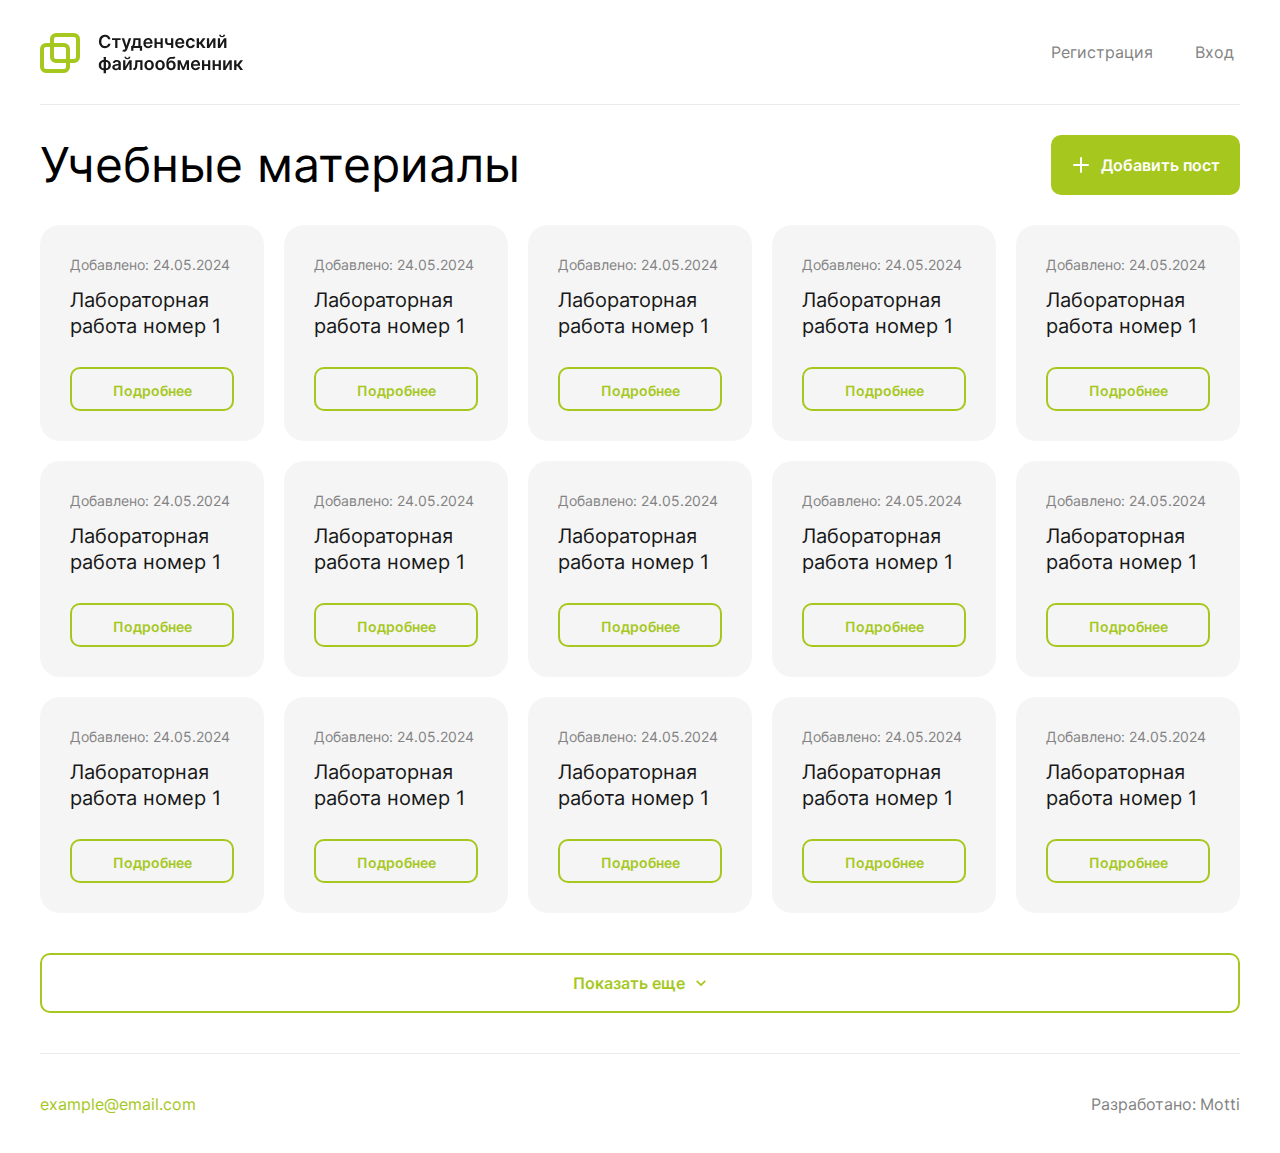
<file: index.html>
<!DOCTYPE html>
<html lang="ru">
<head>
    <meta charset="UTF-8">
    <meta name="viewport" content="width=device-width, initial-scale=1.0">
    <title>Мой сайт</title>
    <link rel="stylesheet" href="style.css">
</head>
<body>
    <header class="header">
        <div class="logo">
            <img src="images/logo.svg" alt="logotype" class="logo-img">
        </div>
        
        <div class="auth-buttons">
            <button class="btn register-btn">Регистрация</button>
            <button class="btn login-btn">Вход</button>
        </div>
    </header>
    <div class="section-header">
        <h2 class="section-title">Учебные материалы</h2>
                <button class="btn add-post-btn">
            <img src="images/+.svg" alt="add post" class="add-post-icon">
            <span>Добавить пост</span>
        </button>
    </div>
    <div class="main-card">
        <div class="inner-card">
            <p class="added-date">Добавлено: 24.05.2024</p>
            <p class="lab-title">Лабораторная работа номер 1</p>
            <button class="btn card-btn">Подробнее</button>
        </div>
        <div class="inner-card">
            <p class="added-date">Добавлено: 24.05.2024</p>
            <p class="lab-title">Лабораторная работа номер 1</p>
            <button class="btn card-btn">Подробнее</button>
        </div>
        <div class="inner-card">
            <p class="added-date">Добавлено: 24.05.2024</p>
            <p class="lab-title">Лабораторная работа номер 1</p>
            <button class="btn card-btn">Подробнее</button>
        </div>
        <div class="inner-card">
            <p class="added-date">Добавлено: 24.05.2024</p>
            <p class="lab-title">Лабораторная работа номер 1</p>
            <button class="btn card-btn">Подробнее</button>
        </div>
        <div class="inner-card">
            <p class="added-date">Добавлено: 24.05.2024</p>
            <p class="lab-title">Лабораторная работа номер 1</p>
            <button class="btn card-btn">Подробнее</button>
        </div>
        <div class="inner-card">
            <p class="added-date">Добавлено: 24.05.2024</p>
            <p class="lab-title">Лабораторная работа номер 1</p>
            <button class="btn card-btn">Подробнее</button>
        </div>
        <div class="inner-card">
            <p class="added-date">Добавлено: 24.05.2024</p>
            <p class="lab-title">Лабораторная работа номер 1</p>
            <button class="btn card-btn">Подробнее</button>
        </div>
        <div class="inner-card">
            <p class="added-date">Добавлено: 24.05.2024</p>
            <p class="lab-title">Лабораторная работа номер 1</p>
            <button class="btn card-btn">Подробнее</button>
        </div>
        <div class="inner-card">
            <p class="added-date">Добавлено: 24.05.2024</p>
            <p class="lab-title">Лабораторная работа номер 1</p>
            <button class="btn card-btn">Подробнее</button>
        </div>
        <div class="inner-card">
            <p class="added-date">Добавлено: 24.05.2024</p>
            <p class="lab-title">Лабораторная работа номер 1</p>
            <button class="btn card-btn">Подробнее</button>
        </div>
        <div class="inner-card">
            <p class="added-date">Добавлено: 24.05.2024</p>
            <p class="lab-title">Лабораторная работа номер 1</p>
            <button class="btn card-btn">Подробнее</button>
        </div>
        <div class="inner-card">
            <p class="added-date">Добавлено: 24.05.2024</p>
            <p class="lab-title">Лабораторная работа номер 1</p>
            <button class="btn card-btn">Подробнее</button>
        </div>
        <div class="inner-card">
            <p class="added-date">Добавлено: 24.05.2024</p>
            <p class="lab-title">Лабораторная работа номер 1</p>
            <button class="btn card-btn">Подробнее</button>
        </div>
        <div class="inner-card">
            <p class="added-date">Добавлено: 24.05.2024</p>
            <p class="lab-title">Лабораторная работа номер 1</p>
            <button class="btn card-btn">Подробнее</button>
        </div>
        <div class="inner-card">
            <p class="added-date">Добавлено: 24.05.2024</p>
            <p class="lab-title">Лабораторная работа номер 1</p>
            <button class="btn card-btn">Подробнее</button>
        </div>
    </div>
    <button class="btn view-more-btn">
        <span>Показать еще</span>
        <img src="images/down-arrow.svg" alt="show more" class="view-more-icon">
    </button>
    <footer class="footer">
        <span class="footer-email">example@email.com</span>
        <span class="footer-dev">Разработано: Motti</span>
    </footer>
</body>
</html>
</file>
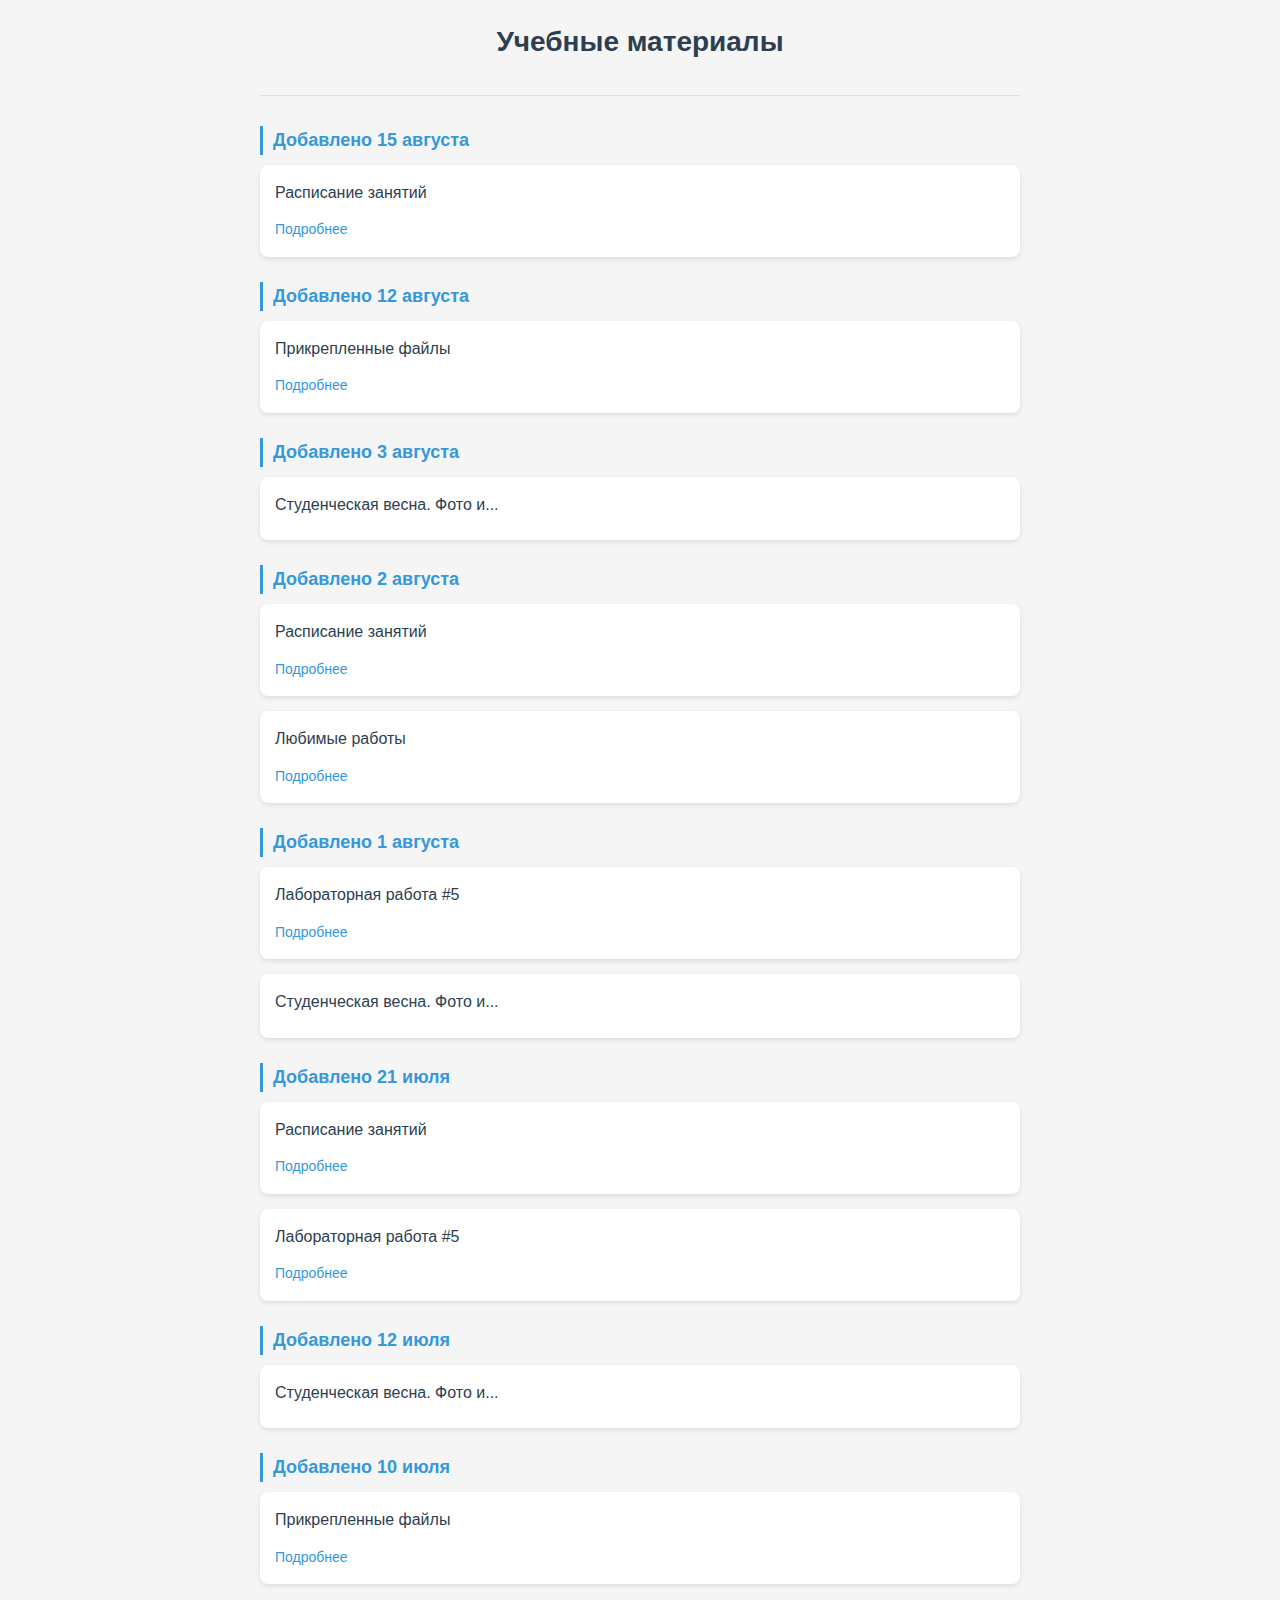
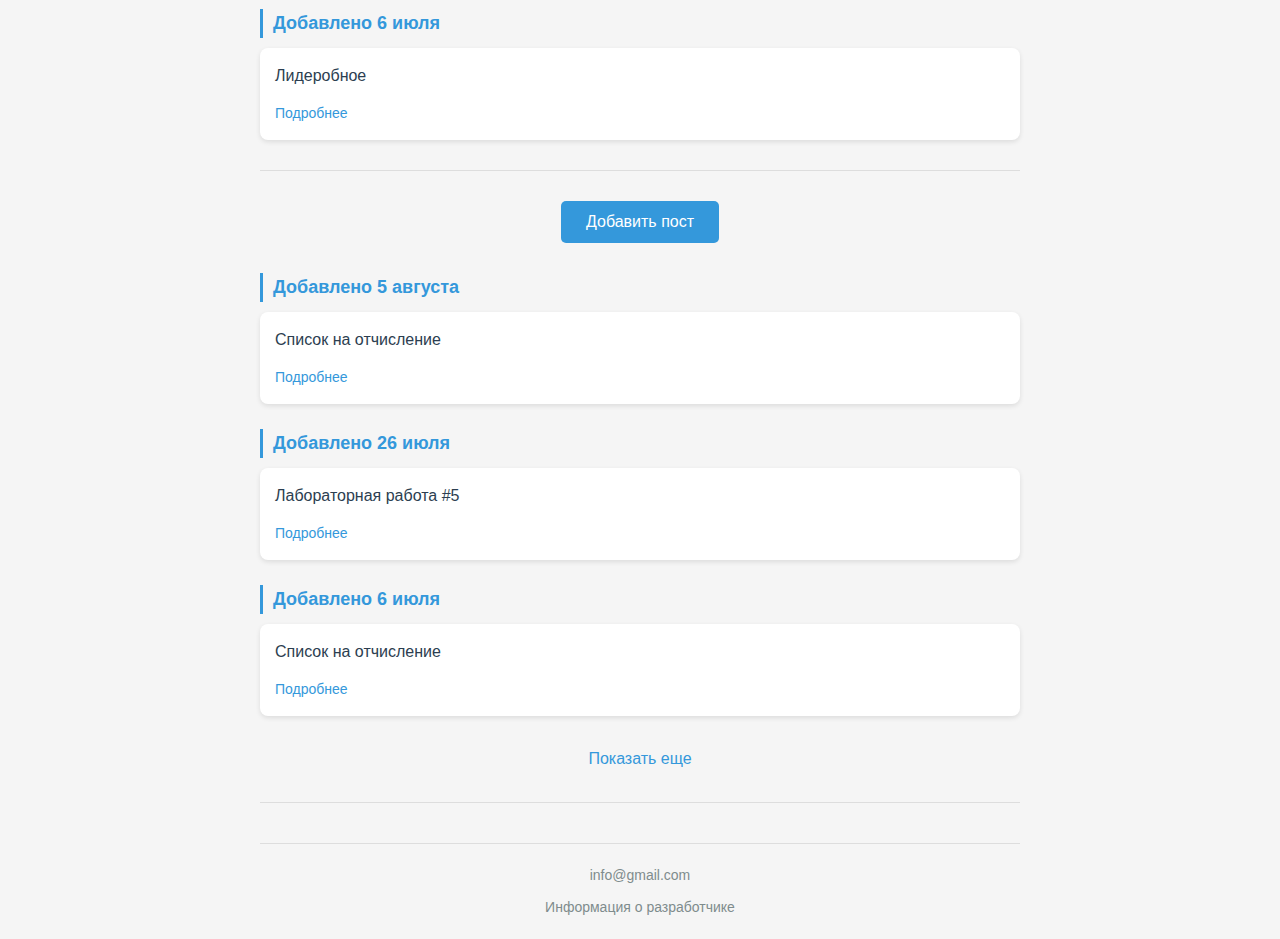
<file: main.html>
<!DOCTYPE html>
<html lang="ru">
<head>
    <meta charset="UTF-8">
    <meta name="viewport" content="width=device-width, initial-scale=1.0">
    <title>Учебные материалы</title>
    <style>
        * {
            margin: 0;
            padding: 0;
            box-sizing: border-box;
            font-family: 'Segoe UI', Tahoma, Geneva, Verdana, sans-serif;
        }
        
        body {
            background-color: #f5f5f5;
            color: #333;
            line-height: 1.6;
        }
        
        .container {
            max-width: 800px;
            margin: 0 auto;
            padding: 20px;
        }
        
        header {
            text-align: center;
            margin-bottom: 30px;
            padding-bottom: 20px;
            border-bottom: 1px solid #ddd;
        }
        
        h1 {
            color: #2c3e50;
            font-size: 28px;
            margin-bottom: 10px;
        }
        
        .date-section {
            margin-bottom: 25px;
        }
        
        .date-title {
            font-size: 18px;
            font-weight: 600;
            color: #3498db;
            margin-bottom: 10px;
            padding-left: 10px;
            border-left: 3px solid #3498db;
        }
        
        .post {
            background-color: white;
            border-radius: 8px;
            padding: 15px;
            margin-bottom: 15px;
            box-shadow: 0 2px 5px rgba(0,0,0,0.1);
            transition: transform 0.2s;
        }
        
        .post:hover {
            transform: translateY(-3px);
            box-shadow: 0 4px 8px rgba(0,0,0,0.15);
        }
        
        .post-title {
            font-weight: 500;
            margin-bottom: 8px;
            color: #2c3e50;
        }
        
        .post-link {
            color: #3498db;
            text-decoration: none;
            font-size: 14px;
            display: inline-block;
            margin-top: 5px;
        }
        
        .post-link:hover {
            text-decoration: underline;
        }
        
        .divider {
            height: 1px;
            background-color: #ddd;
            margin: 30px 0;
        }
        
        .add-post {
            background-color: #3498db;
            color: white;
            border: none;
            border-radius: 5px;
            padding: 12px 25px;
            font-size: 16px;
            cursor: pointer;
            display: block;
            margin: 0 auto 30px;
            transition: background-color 0.3s;
        }
        
        .add-post:hover {
            background-color: #2980b9;
        }
        
        .show-more {
            text-align: center;
            margin: 30px 0;
        }
        
        .show-more-link {
            color: #3498db;
            text-decoration: none;
            font-weight: 500;
        }
        
        .show-more-link:hover {
            text-decoration: underline;
        }
        
        footer {
            text-align: center;
            margin-top: 40px;
            padding-top: 20px;
            border-top: 1px solid #ddd;
            color: #7f8c8d;
            font-size: 14px;
        }
        
        .developer-info {
            margin-top: 10px;
        }
    </style>
</head>
<body>
    <div class="container">
        <header>
            <h1>Учебные материалы</h1>
        </header>
        
        <main>
            <section class="date-section">
                <h2 class="date-title">Добавлено 15 августа</h2>
                <div class="post">
                    <div class="post-title">Расписание занятий</div>
                    <a href="#" class="post-link">Подробнее</a>
                </div>
            </section>
            
            <section class="date-section">
                <h2 class="date-title">Добавлено 12 августа</h2>
                <div class="post">
                    <div class="post-title">Прикрепленные файлы</div>
                    <a href="#" class="post-link">Подробнее</a>
                </div>
            </section>
            
            <section class="date-section">
                <h2 class="date-title">Добавлено 3 августа</h2>
                <div class="post">
                    <div class="post-title">Студенческая весна. Фото и...</div>
                </div>
            </section>
            
            <section class="date-section">
                <h2 class="date-title">Добавлено 2 августа</h2>
                <div class="post">
                    <div class="post-title">Расписание занятий</div>
                    <a href="#" class="post-link">Подробнее</a>
                </div>
                <div class="post">
                    <div class="post-title">Любимые работы</div>
                    <a href="#" class="post-link">Подробнее</a>
                </div>
            </section>
            
            <section class="date-section">
                <h2 class="date-title">Добавлено 1 августа</h2>
                <div class="post">
                    <div class="post-title">Лабораторная работа #5</div>
                    <a href="#" class="post-link">Подробнее</a>
                </div>
                <div class="post">
                    <div class="post-title">Студенческая весна. Фото и...</div>
                </div>
            </section>
            
            <section class="date-section">
                <h2 class="date-title">Добавлено 21 июля</h2>
                <div class="post">
                    <div class="post-title">Расписание занятий</div>
                    <a href="#" class="post-link">Подробнее</a>
                </div>
                <div class="post">
                    <div class="post-title">Лабораторная работа #5</div>
                    <a href="#" class="post-link">Подробнее</a>
                </div>
            </section>
            
            <section class="date-section">
                <h2 class="date-title">Добавлено 12 июля</h2>
                <div class="post">
                    <div class="post-title">Студенческая весна. Фото и...</div>
                </div>
            </section>
            
            <section class="date-section">
                <h2 class="date-title">Добавлено 10 июля</h2>
                <div class="post">
                    <div class="post-title">Прикрепленные файлы</div>
                    <a href="#" class="post-link">Подробнее</a>
                </div>
            </section>
            
            <section class="date-section">
                <h2 class="date-title">Добавлено 6 июля</h2>
                <div class="post">
                    <div class="post-title">Лидеробное</div>
                    <a href="#" class="post-link">Подробнее</a>
                </div>
            </section>
            
            <div class="divider"></div>
            
            <button class="add-post">Добавить пост</button>
            
            <section class="date-section">
                <h2 class="date-title">Добавлено 5 августа</h2>
                <div class="post">
                    <div class="post-title">Список на отчисление</div>
                    <a href="#" class="post-link">Подробнее</a>
                </div>
            </section>
            
            <section class="date-section">
                <h2 class="date-title">Добавлено 26 июля</h2>
                <div class="post">
                    <div class="post-title">Лабораторная работа #5</div>
                    <a href="#" class="post-link">Подробнее</a>
                </div>
            </section>
            
            <section class="date-section">
                <h2 class="date-title">Добавлено 6 июля</h2>
                <div class="post">
                    <div class="post-title">Список на отчисление</div>
                    <a href="#" class="post-link">Подробнее</a>
                </div>
            </section>
            
            <div class="show-more">
                <a href="#" class="show-more-link">Показать еще</a>
            </div>
            
            <div class="divider"></div>
        </main>
        
        <footer>
            <div>info@gmail.com</div>
            <div class="developer-info">Информация о разработчике</div>
        </footer>
    </div>

    <script>
        // Простая функция для кнопки "Добавить пост"
        document.querySelector('.add-post').addEventListener('click', function() {
            alert('Функция добавления нового поста будет реализована здесь');
        });
        
        // Простая функция для кнопки "Показать еще"
        document.querySelector('.show-more-link').addEventListener('click', function(e) {
            e.preventDefault();
            alert('Загрузка дополнительного контента...');
        });
    </script>
</body>
</html>
</file>
<file: style.css>
@font-face {
    font-family: 'Inter';
    src: url('fonts/Inter-Regular.otf') format('opentype');
    font-weight: 500;
    font-style: normal;
}

@font-face {
    font-family: 'Inter';
    src: url('fonts/Inter-SemiBold.otf') format('opentype');
    font-weight: 600;
    font-style: normal;
}

@font-face {
    font-family: 'Inter';
    src: url('fonts/Inter-Light.otf') format('opentype');
    font-weight: 300;
    font-style: normal;
}

.header {
    display: flex;
    justify-content: space-between;
    align-items: center;
    padding: 30px 0px;
    max-width: 1200px;
    border-bottom: 1px solid rgba(0, 0, 0, 0.08);
    margin: auto;
}

.logo {
    display: flex;
}

body {
    margin: 0;
    padding: 0;
}

.auth-buttons {
    display: flex;
    align-items: center;
    gap: 30px;
}

.section-header {
    display: flex;
    justify-content: space-between;
    align-items: center;
    max-width: 1200px;
    margin: 30px auto;
    padding: 0;
}

.section-title {
    margin: 0;
    padding: 0;
    font-family: 'Inter', sans-serif;
    font-weight: 500;
    font-size: 48px;
    line-height: 60px;
}

.btn {
    border: none;
    cursor: pointer;
    font-size: 16px;
    font-family: 'Inter', sans-serif;
    font-weight: 500;
}

.login-btn {
    background-color: transparent;
    color: #838383;
}

.register-btn {
    background-color: transparent;
    color: #838383;
}

.add-post-btn {
    background-color: #A6C81E;
    color: white;
    border-radius: 10px;
    width: 189px;
    height: 60px;
    font-weight: 600;
    line-height: 20px;
    display: flex;
    align-items: center;
    justify-content: center;
    gap: 10px;
}

.add-post-btn span {
    font-weight: 600;
}

.add-post-icon {
    width: 20px;
    height: 20px;
}

.main-card {
    width: 1200px;
    height: 688px;
    margin: 0 auto;
    display: flex;
    flex-wrap: wrap;
    gap: 20px;
    justify-content: center;
}

.inner-card {
    width: 224px;
    height: 216px;
    background-color: rgba(0, 0, 0, 0.04);
    border-radius: 20px;
    padding: 30px;
    box-sizing: border-box;
    display: flex;
    flex-direction: column;
    gap: 12px;
}

.added-date {
    font-family: 'Inter', sans-serif;
    font-weight: 400;
    font-size: 14px;
    line-height: 20px;
    color: rgba(131, 131, 131, 1);
    margin: 0;
}

.lab-title {
    font-family: 'Inter', sans-serif;
    font-weight: 500;
    font-size: 20px;
    line-height: 26px;
    color: rgba(24, 24, 24, 1);
    margin: 0;
}

.card-btn {
    width: 164px;
    height: 44px;
    border-radius: 10px;
    border: 2px solid rgba(166, 200, 30, 1);
    padding: 12px 16px;
    background: transparent;
    font-family: 'Inter';
    font-weight: 600;
    font-size: 14px;
    line-height: 20px;
    color: rgba(166, 200, 30, 1);
    margin-top: auto;
    text-align: center;
}

.view-more-btn {
    display: flex;
    justify-content: center;
    align-items: center;
    width: 1200px;
    height: 60px;
    border-radius: 10px;
    padding: 20px;
    gap: 10px;
    border: 2px solid rgba(166, 200, 30, 1);
    background-color: transparent;
    margin: 40px auto;
    font-family: 'Inter', sans-serif;
    font-weight: 600;
    font-size: 16px;
    line-height: 20px;
    color: rgba(166, 200, 30, 1);
}

.view-more-icon {
    width: 12px;
    height: 6px;
}

.footer {
    width: 1200px;
    height: 99px;
    margin: 0 auto;
    border-top: 1px solid rgba(0, 0, 0, 0.08);
    display: flex;
    justify-content: space-between;
    align-items: center;
}

.footer-email {
    font-family: 'Inter', sans-serif;
    font-weight: 400;
    font-size: 16px;
    line-height: 1;
    color: rgba(166, 200, 30, 1);
}

.footer-dev {
    font-family: 'Inter', sans-serif;
    font-weight: 400;
    font-size: 16px;
    line-height: 1;
    color: rgba(131, 131, 131, 1);
    text-align: right;
}
</file>
